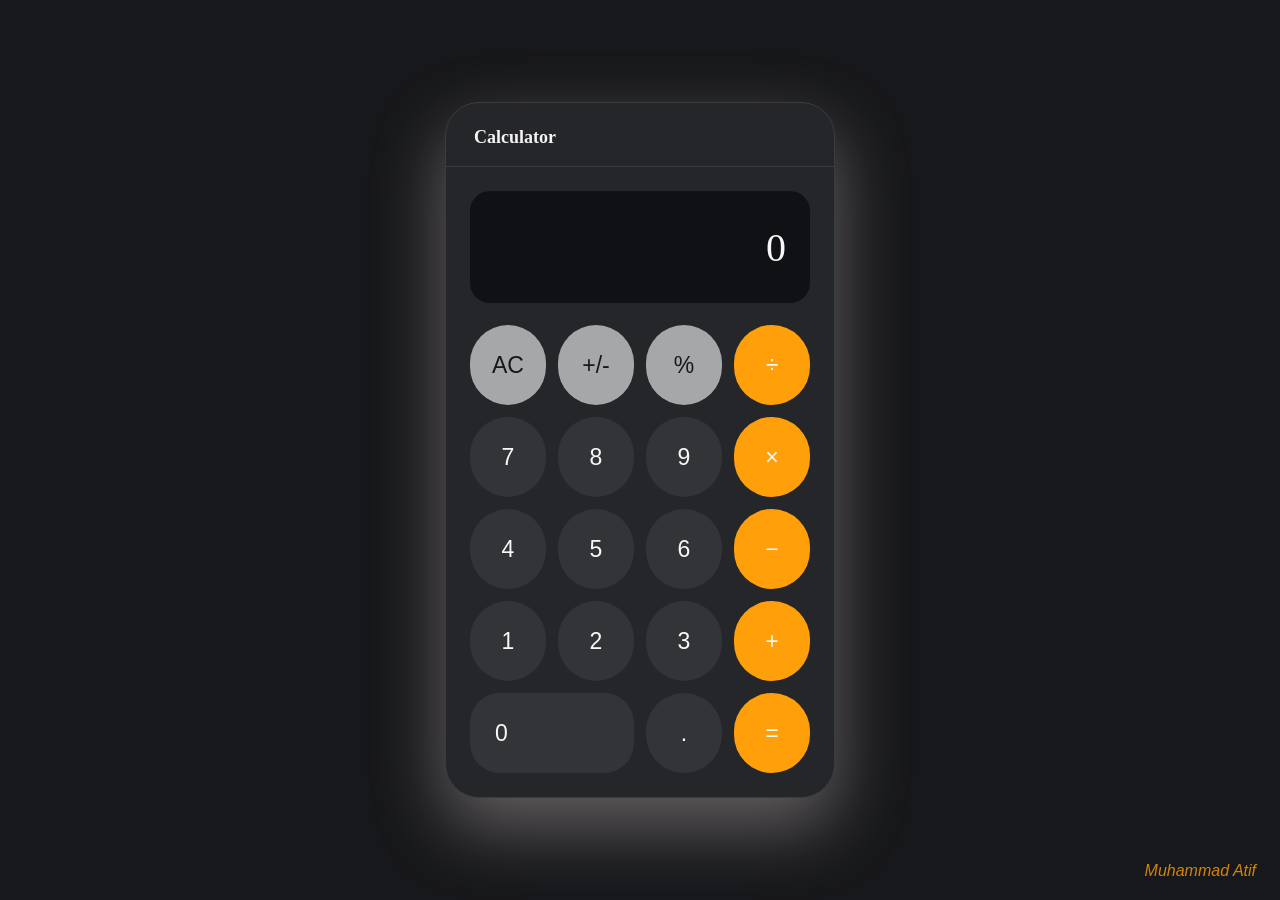
<file: index.html>
<!DOCTYPE html>
<html lang="en">
<head>
    <meta charset="UTF-8">
    <title>Calculator</title>
    <link rel="stylesheet" href="style.css">
</head>
<body>

<main class="calculator">
    <header class="calculator-header">
        <h1>Calculator</h1>
    </header>

    <section class="calculator-body">
        <div class="display">0</div>

        <div class="buttons">
            <button class="function-key" type="button">AC</button>
            <button class="function-key" type="button">+/-</button>
            <button class="function-key" type="button">%</button>
            <button class="operator-key" type="button">÷</button>

            <button type="button">7</button>
            <button type="button">8</button>
            <button type="button">9</button>
            <button class="operator-key" type="button">×</button>

            <button type="button">4</button>
            <button type="button">5</button>
            <button type="button">6</button>
            <button class="operator-key" type="button">−</button>

            <button type="button">1</button>
            <button type="button">2</button>
            <button type="button">3</button>
            <button class="operator-key" type="button">+</button>

            <button class="zero-key" type="button">0</button>
            <button type="button">.</button>
            <button class="operator-key" type="button">=</button>
        </div>
    </section>
</main>

<div class="signature">Muhammad Atif</div>

</body>
</html>
</file>
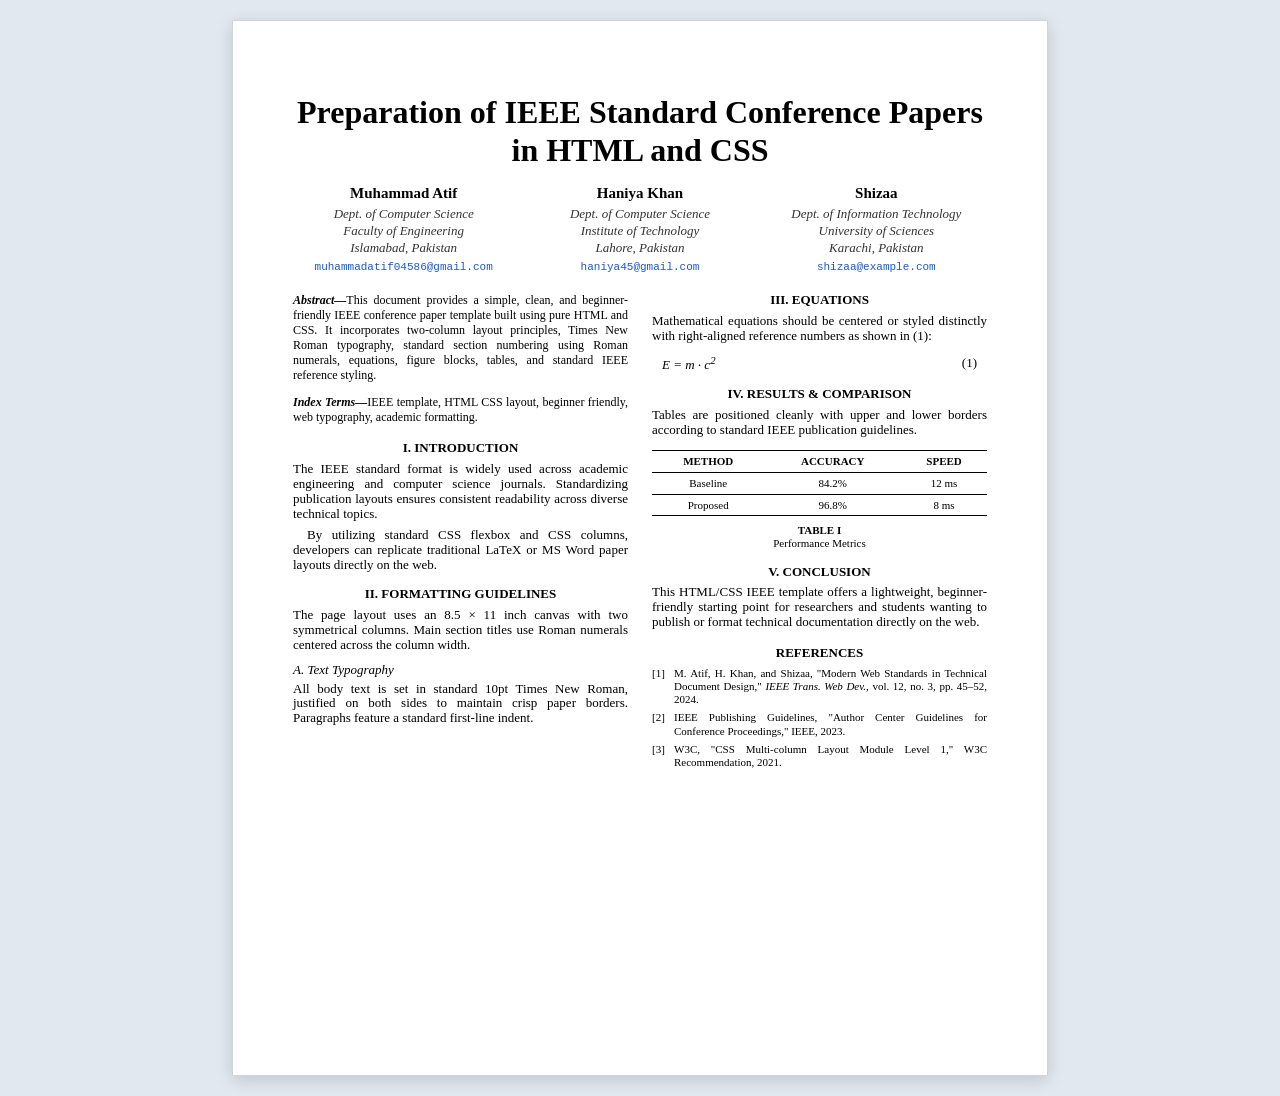
<file: IEEE Template/index.html>
<!DOCTYPE html>
<html lang="en">
<head>
  <meta charset="UTF-8">
  <meta name="viewport" content="width=device-width, initial-scale=1.0">
  <title>IEEE Format Paper - Muhammad Atif, Haniya Khan, Shizaa</title>
  <link rel="stylesheet" href="style.css">
</head>
<body>

  <div class="paper">

    <header class="paper-header">
      <h1 class="paper-title">Preparation of IEEE Standard Conference Papers in HTML and CSS</h1>
      
      <div class="authors-grid">
        
        <div class="author-card">
          <div class="author-name">Muhammad Atif</div>
          <div class="author-affiliation">
            Dept. of Computer Science<br>
            Faculty of Engineering<br>
            Islamabad, Pakistan
          </div>
          <div class="author-email">muhammadatif04586@gmail.com</div>
        </div>

        <div class="author-card">
          <div class="author-name">Haniya Khan</div>
          <div class="author-affiliation">
            Dept. of Computer Science<br>
            Institute of Technology<br>
            Lahore, Pakistan
          </div>
          <div class="author-email">haniya45@gmail.com</div>
        </div>

        <div class="author-card">
          <div class="author-name">Shizaa</div>
          <div class="author-affiliation">
            Dept. of Information Technology<br>
            University of Sciences<br>
            Karachi, Pakistan
          </div>
          <div class="author-email">shizaa@example.com</div>
        </div>

      </div>
    </header>

    <main class="paper-body">

      <div class="abstract-box">
        <span class="abstract-title">Abstract—</span>This document provides a simple, clean, and beginner-friendly IEEE conference paper template built using pure HTML and CSS. It incorporates two-column layout principles, Times New Roman typography, standard section numbering using Roman numerals, equations, figure blocks, tables, and standard IEEE reference styling.
      </div>

      <div class="keywords-box">
        <span class="keywords-title">Index Terms—</span>IEEE template, HTML CSS layout, beginner friendly, web typography, academic formatting.
      </div>

      <h2 class="section-heading">I. Introduction</h2>
      <p>
        The IEEE standard format is widely used across academic engineering and computer science journals. Standardizing publication layouts ensures consistent readability across diverse technical topics.
      </p>
      <p>
        By utilizing standard CSS flexbox and CSS columns, developers can replicate traditional LaTeX or MS Word paper layouts directly on the web.
      </p>

      <h2 class="section-heading">II. Formatting Guidelines</h2>
      <p>
        The page layout uses an 8.5 × 11 inch canvas with two symmetrical columns. Main section titles use Roman numerals centered across the column width.
      </p>
      
      <h3 class="subsection-heading">A. Text Typography</h3>
      <p>
        All body text is set in standard 10pt Times New Roman, justified on both sides to maintain crisp paper borders. Paragraphs feature a standard first-line indent.
      </p>

      <h2 class="section-heading">III. Equations</h2>
      <p>
        Mathematical equations should be centered or styled distinctly with right-aligned reference numbers as shown in (1):
      </p>

      <div class="equation">
        <span>E = m · c<sup>2</sup></span>
        <span class="equation-num">(1)</span>
      </div>

      <h2 class="section-heading">IV. Results & Comparison</h2>
      <p>
        Tables are positioned cleanly with upper and lower borders according to standard IEEE publication guidelines.
      </p>

      <div class="table-box">
        <table class="ieee-table">
          <thead>
            <tr>
              <th>Method</th>
              <th>Accuracy</th>
              <th>Speed</th>
            </tr>
          </thead>
          <tbody>
            <tr>
              <td>Baseline</td>
              <td>84.2%</td>
              <td>12 ms</td>
            </tr>
            <tr>
              <td>Proposed</td>
              <td>96.8%</td>
              <td>8 ms</td>
            </tr>
          </tbody>
        </table>
        <div class="caption" style="text-align: center; margin-top: 4px;">
          <span class="caption-title">TABLE I</span><br>Performance Metrics
        </div>
      </div>

      <h2 class="section-heading">V. Conclusion</h2>
      <p>
        This HTML/CSS IEEE template offers a lightweight, beginner-friendly starting point for researchers and students wanting to publish or format technical documentation directly on the web.
      </p>

      <div class="references">
        <h2 class="section-heading">References</h2>

        <div class="ref-item">
          <span class="ref-num">[1]</span>
          <span>M. Atif, H. Khan, and Shizaa, "Modern Web Standards in Technical Document Design," <i>IEEE Trans. Web Dev.</i>, vol. 12, no. 3, pp. 45–52, 2024.</span>
        </div>

        <div class="ref-item">
          <span class="ref-num">[2]</span>
          <span>IEEE Publishing Guidelines, "Author Center Guidelines for Conference Proceedings," IEEE, 2023.</span>
        </div>

        <div class="ref-item">
          <span class="ref-num">[3]</span>
          <span>W3C, "CSS Multi-column Layout Module Level 1," W3C Recommendation, 2021.</span>
        </div>
      </div>

    </main>

  </div>

</body>
</html>
</file>
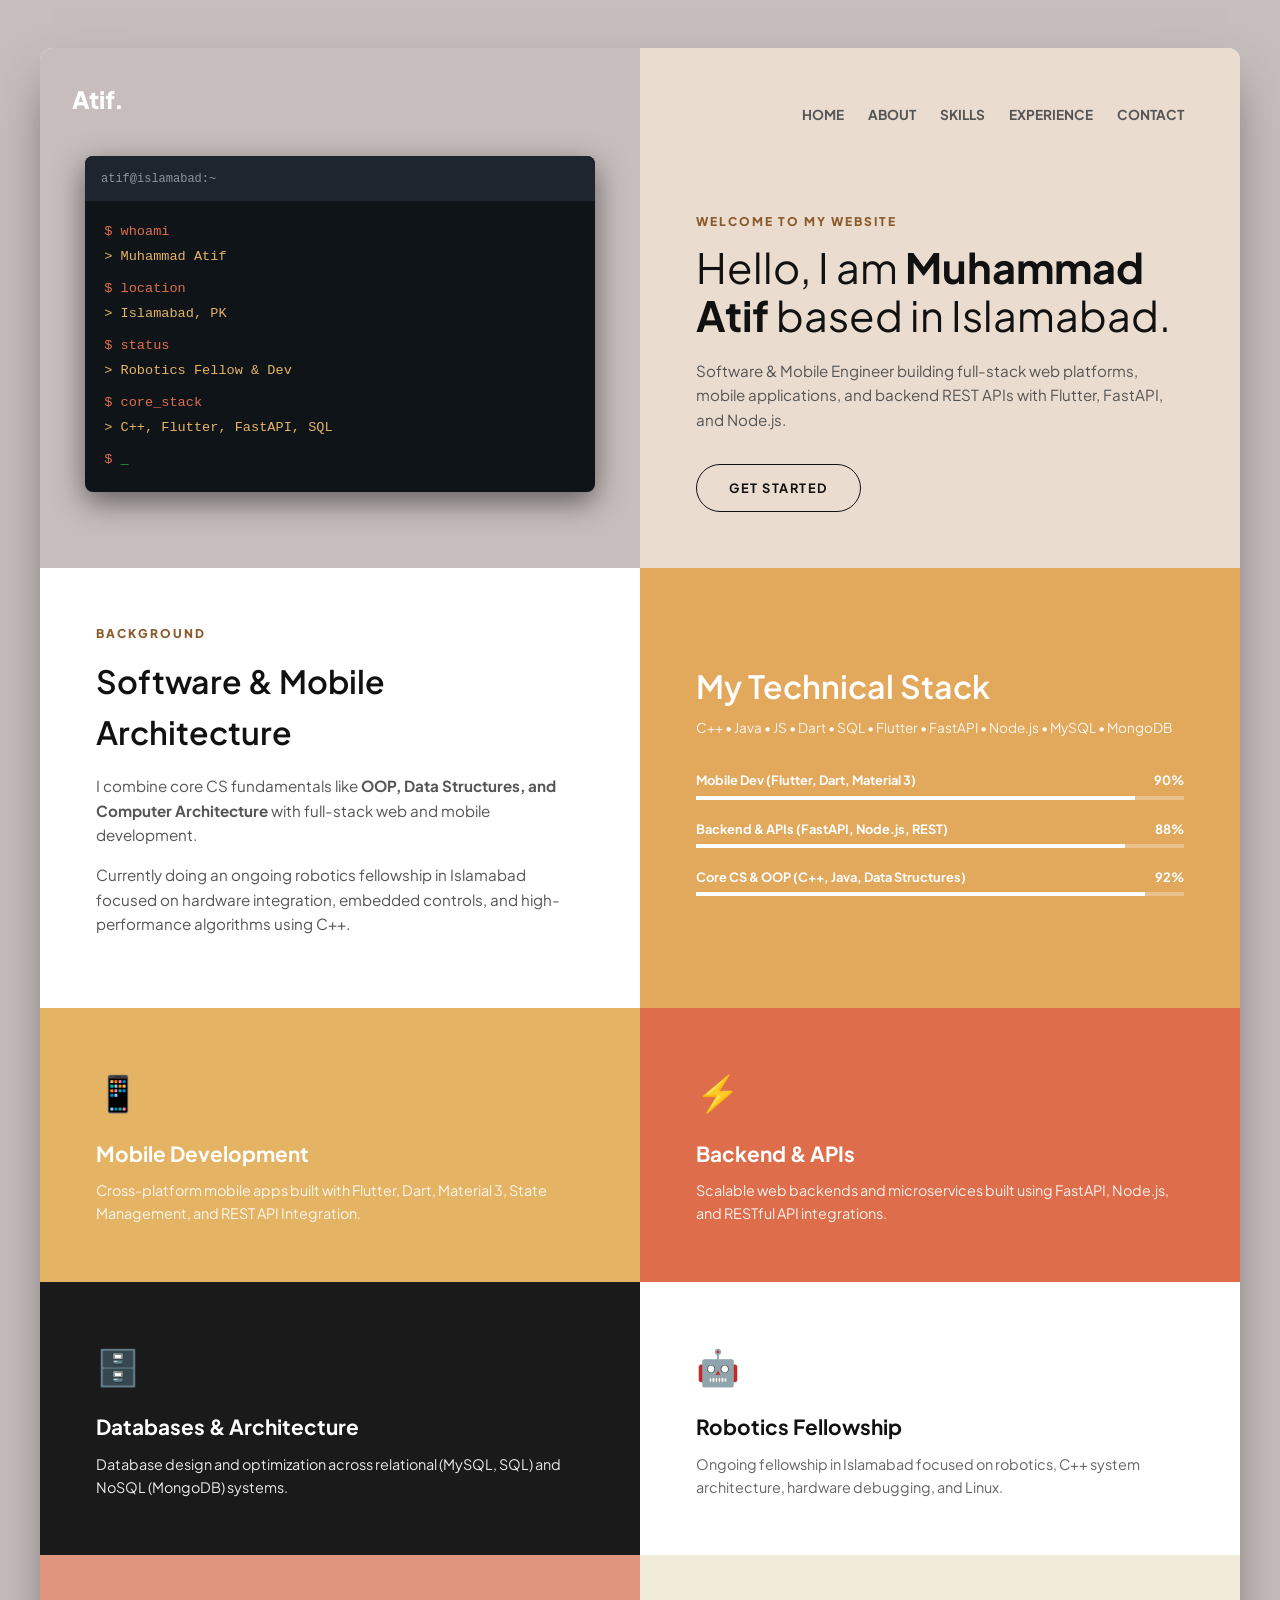
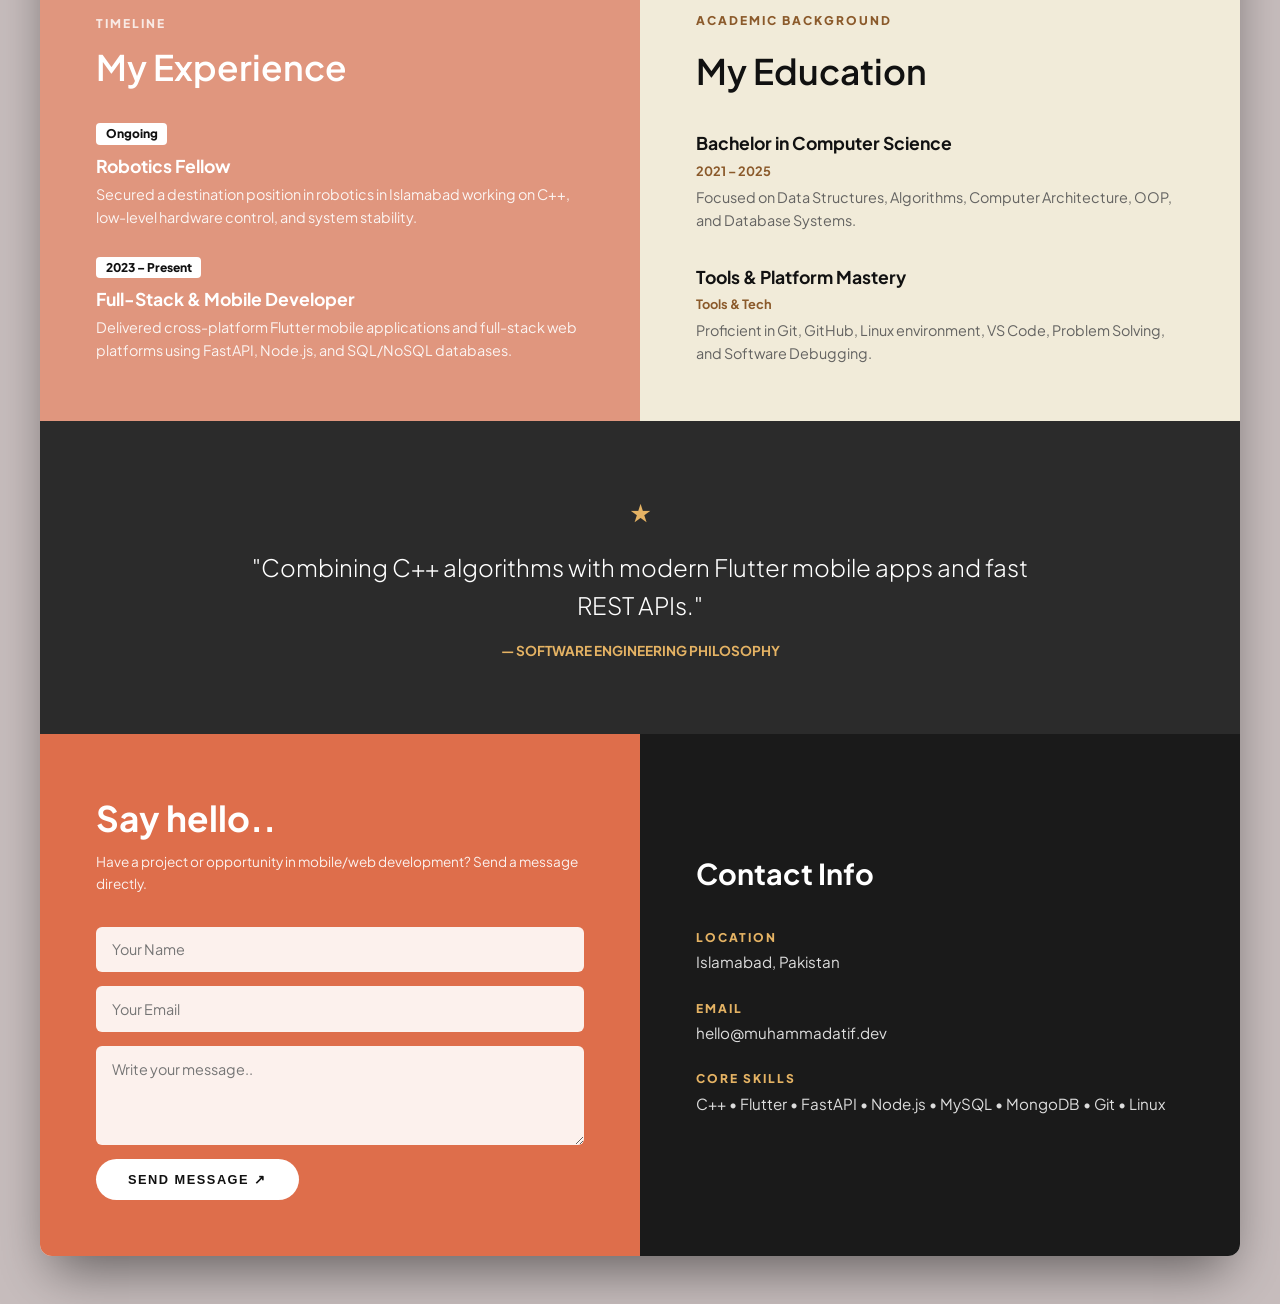
<file: Portfolio/index.html>
<!DOCTYPE html>
<html lang="en">
<head>
    <meta charset="UTF-8">
    <meta name="viewport" content="width=device-width, initial-scale=1.0">
    <title>Muhammad Atif — Software & Mobile Engineer</title>
    <link rel="stylesheet" href="style.css">
    <link href="https://fonts.googleapis.com/css2?family=Plus+Jakarta+Sans:wght@300;400;500;600;700;800&display=swap" rel="stylesheet">
</head>
<body>

    <div class="wrapper">

        <section class="row">
            <div class="col img_box">
                <div class="logo">Atif.</div>
                <div class="terminal_box">
                    <div class="terminal_header">
                        <span class="terminal_title">atif@islamabad:~</span>
                    </div>
                    <div class="terminal_body">
                        <p>$ whoami</p>
                        <p class="response">> Muhammad Atif</p>
                        <p>$ location</p>
                        <p class="response">> Islamabad, PK</p>
                        <p>$ status</p>
                        <p class="response">> Robotics Fellow & Dev</p>
                        <p>$ core_stack</p>
                        <p class="response">> C++, Flutter, FastAPI, SQL</p>
                        <p>$ <span class="cursor">_</span></p>
                    </div>
                </div>
            </div>

            <div class="col hero_text" id="home">
                <nav class="navbar">
                    <a href="#home">Home</a>
                    <a href="#about">About</a>
                    <a href="#skills">Skills</a>
                    <a href="#experience">Experience</a>
                    <a href="#contact">Contact</a>
                </nav>

                <div class="hero_main">
                    <span class="tag">WELCOME TO MY WEBSITE</span>
                    <h1>Hello, I am <span>Muhammad Atif</span> based in Islamabad.</h1>
                    <p>Software & Mobile Engineer building full-stack web platforms, mobile applications, and backend REST APIs with Flutter, FastAPI, and Node.js.</p>
                    <a href="#contact" class="btn">GET STARTED</a>
                </div>
            </div>
        </section>

        <section class="row">
            <div class="col about_box" id="about">
                <span class="tag">BACKGROUND</span>
                <h2>Software & Mobile Architecture</h2>
                <p>I combine core CS fundamentals like <strong>OOP, Data Structures, and Computer Architecture</strong> with full-stack web and mobile development.</p>
                <p>Currently doing an ongoing robotics fellowship in Islamabad focused on hardware integration, embedded controls, and high-performance algorithms using C++.</p>
            </div>

            <div class="col skill_box" id="skills">
                <h2>My Technical Stack</h2>
                <p class="sub_text">C++ • Java • JS • Dart • SQL • Flutter • FastAPI • Node.js • MySQL • MongoDB</p>

                <div class="bar_item">
                    <div class="bar_labels"><span>Mobile Dev (Flutter, Dart, Material 3)</span><span>90%</span></div>
                    <div class="bar_track"><div class="bar_fill" style="width: 90%;"></div></div>
                </div>

                <div class="bar_item">
                    <div class="bar_labels"><span>Backend & APIs (FastAPI, Node.js, REST)</span><span>88%</span></div>
                    <div class="bar_track"><div class="bar_fill" style="width: 88%;"></div></div>
                </div>

                <div class="bar_item">
                    <div class="bar_labels"><span>Core CS & OOP (C++, Java, Data Structures)</span><span>92%</span></div>
                    <div class="bar_track"><div class="bar_fill" style="width: 92%;"></div></div>
                </div>
            </div>
        </section>

        <section class="row">
            <div class="col card box1">
                <div class="icon">📱</div>
                <h3>Mobile Development</h3>
                <p>Cross-platform mobile apps built with Flutter, Dart, Material 3, State Management, and REST API Integration.</p>
            </div>

            <div class="col card box2">
                <div class="icon">⚡</div>
                <h3>Backend & APIs</h3>
                <p>Scalable web backends and microservices built using FastAPI, Node.js, and RESTful API integrations.</p>
            </div>
        </section>

        <section class="row">
            <div class="col card box3">
                <div class="icon">🗄️</div>
                <h3>Databases & Architecture</h3>
                <p>Database design and optimization across relational (MySQL, SQL) and NoSQL (MongoDB) systems.</p>
            </div>

            <div class="col card box4">
                <div class="icon">🤖</div>
                <h3>Robotics Fellowship</h3>
                <p>Ongoing fellowship in Islamabad focused on robotics, C++ system architecture, hardware debugging, and Linux.</p>
            </div>
        </section>

        <section class="row" id="experience">
            <div class="col exp_box">
                <span class="tag_light">TIMELINE</span>
                <h2>My Experience</h2>
                
                <div class="timeline">
                    <div class="item">
                        <span class="year">Ongoing</span>
                        <h4>Robotics Fellow</h4>
                        <p>Secured a destination position in robotics in Islamabad working on C++, low-level hardware control, and system stability.</p>
                    </div>
                    <div class="item">
                        <span class="year">2023 – Present</span>
                        <h4>Full-Stack & Mobile Developer</h4>
                        <p>Delivered cross-platform Flutter mobile applications and full-stack web platforms using FastAPI, Node.js, and SQL/NoSQL databases.</p>
                    </div>
                </div>
            </div>

            <div class="col edu_box">
                <span class="tag">ACADEMIC BACKGROUND</span>
                <h2>My Education</h2>

                <div class="timeline">
                    <div class="item">
                        <h4>Bachelor in Computer Science</h4>
                        <span class="date">2021 – 2025</span>
                        <p>Focused on Data Structures, Algorithms, Computer Architecture, OOP, and Database Systems.</p>
                    </div>

                    <div class="item">
                        <h4>Tools & Platform Mastery</h4>
                        <span class="date">Tools & Tech</span>
                        <p>Proficient in Git, GitHub, Linux environment, VS Code, Problem Solving, and Software Debugging.</p>
                    </div>
                </div>
            </div>
        </section>

        <section class="quote_box">
            <div class="star">★</div>
            <blockquote>
                "Combining C++ algorithms with modern Flutter mobile apps and fast REST APIs."
            </blockquote>
            <p class="author">— Software Engineering Philosophy</p>
        </section>

        <section class="row" id="contact">
            <div class="col form_box">
                <h2>Say hello..</h2>
                <p class="sub_text">Have a project or opportunity in mobile/web development? Send a message directly.</p>

                <form class="contact_form" action="#" method="POST">
                    <input type="text" placeholder="Your Name" required>
                    <input type="email" placeholder="Your Email" required>
                    <textarea rows="4" placeholder="Write your message.." required></textarea>
                    <button type="submit" class="btn btn_white">SEND MESSAGE ↗</button>
                </form>
            </div>

            <div class="col info_box">
                <h3>Contact Info</h3>
                <div class="info_item">
                    <span class="label">LOCATION</span>
                    <p>Islamabad, Pakistan</p>
                </div>
                <div class="info_item">
                    <span class="label">EMAIL</span>
                    <p>hello@muhammadatif.dev</p>
                </div>
                <div class="info_item">
                    <span class="label">CORE SKILLS</span>
                    <p>C++ • Flutter • FastAPI • Node.js • MySQL • MongoDB • Git • Linux</p>
                </div>
            </div>
        </section>

    </div>

</body>
</html>
</file>
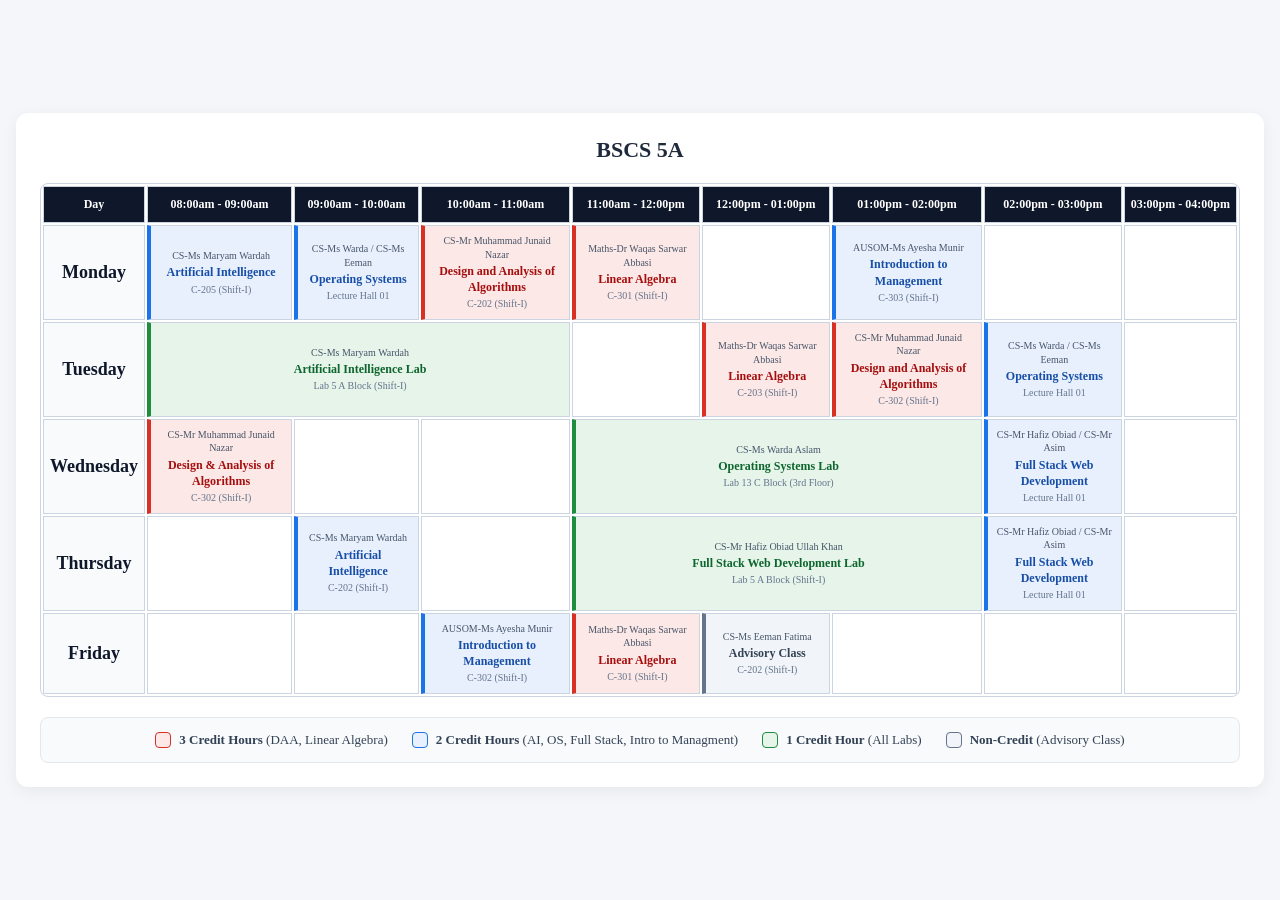
<file: timetable/index.html>
<!DOCTYPE html>
<html lang="en">
<head>
    <meta charset="UTF-8">
    <meta name="viewport" content="width=device-width, initial-scale=1.0">
    <title>Academic Timetable</title>
    <link rel="stylesheet" href="style.css">
</head>
<body>

    <div class="timetable-container">
        <h2>BSCS 5A</h2>
        
        <div class="table-wrapper">
            <table>
                <thead>
                    <tr>
                        <th class="day-col">Day</th>
                        <th>08:00am - 09:00am</th>
                        <th>09:00am - 10:00am</th>
                        <th>10:00am - 11:00am</th>
                        <th>11:00am - 12:00pm</th>
                        <th>12:00pm - 01:00pm</th>
                        <th>01:00pm - 02:00pm</th>
                        <th>02:00pm - 03:00pm</th>
                        <th>03:00pm - 04:00pm</th>
                    </tr>
                </thead>
                <tbody>
                
                    <tr>
                        <td class="day-name">Monday</td>
                        <td class="sub-2ch">
                            <span class="instructor">CS-Ms Maryam Wardah</span>
                            <span class="subject">Artificial Intelligence</span>
                            <span class="room">C-205 (Shift-I)</span>
                        </td>
                        <td class="sub-2ch">
                            <span class="instructor">CS-Ms Warda / CS-Ms Eeman</span>
                            <span class="subject">Operating Systems</span>
                            <span class="room">Lecture Hall 01</span>
                        </td>
                        <td class="sub-3ch">
                            <span class="instructor">CS-Mr Muhammad Junaid Nazar</span>
                            <span class="subject">Design and Analysis of Algorithms</span>
                            <span class="room">C-202 (Shift-I)</span>
                        </td>
                        <td class="sub-3ch">
                            <span class="instructor">Maths-Dr Waqas Sarwar Abbasi</span>
                            <span class="subject">Linear Algebra</span>
                            <span class="room">C-301 (Shift-I)</span>
                        </td>
                        <td class="empty"></td>
                        <td class="sub-2ch">
                            <span class="instructor">AUSOM-Ms Ayesha Munir</span>
                            <span class="subject">Introduction to Management</span>
                            <span class="room">C-303 (Shift-I)</span>
                        </td>
                        <td class="empty"></td>
                        <td class="empty"></td>
                    </tr>

                    
                    <tr>
                        <td class="day-name">Tuesday</td>
                        <td colspan="3" class="sub-1ch">
                            <span class="instructor">CS-Ms Maryam Wardah</span>
                            <span class="subject">Artificial Intelligence Lab</span>
                            <span class="room">Lab 5 A Block (Shift-I)</span>
                        </td>
                        <td class="empty"></td>
                        <td class="sub-3ch">
                            <span class="instructor">Maths-Dr Waqas Sarwar Abbasi</span>
                            <span class="subject">Linear Algebra</span>
                            <span class="room">C-203 (Shift-I)</span>
                        </td>
                        <td class="sub-3ch">
                            <span class="instructor">CS-Mr Muhammad Junaid Nazar</span>
                            <span class="subject">Design and Analysis of Algorithms</span>
                            <span class="room">C-302 (Shift-I)</span>
                        </td>
                        <td class="sub-2ch">
                            <span class="instructor">CS-Ms Warda / CS-Ms Eeman</span>
                            <span class="subject">Operating Systems</span>
                            <span class="room">Lecture Hall 01</span>
                        </td>
                        <td class="empty"></td>
                    </tr>

                
                    <tr>
                        <td class="day-name">Wednesday</td>
                        <td class="sub-3ch">
                            <span class="instructor">CS-Mr Muhammad Junaid Nazar</span>
                            <span class="subject">Design & Analysis of Algorithms</span>
                            <span class="room">C-302 (Shift-I)</span>
                        </td>
                        <td class="empty"></td>
                        <td class="empty"></td>
                        <td colspan="3" class="sub-1ch">
                            <span class="instructor">CS-Ms Warda Aslam</span>
                            <span class="subject">Operating Systems Lab</span>
                            <span class="room">Lab 13 C Block (3rd Floor)</span>
                        </td>
                        <td class="sub-2ch">
                            <span class="instructor">CS-Mr Hafiz Obiad / CS-Mr Asim</span>
                            <span class="subject">Full Stack Web Development</span>
                            <span class="room">Lecture Hall 01</span>
                        </td>
                        <td class="empty"></td>
                    </tr>

        
                    <tr>
                        <td class="day-name">Thursday</td>
                        <td class="empty"></td>
                        <td class="sub-2ch">
                            <span class="instructor">CS-Ms Maryam Wardah</span>
                            <span class="subject">Artificial Intelligence</span>
                            <span class="room">C-202 (Shift-I)</span>
                        </td>
                        <td class="empty"></td>
                        <td colspan="3" class="sub-1ch">
                            <span class="instructor">CS-Mr Hafiz Obiad Ullah Khan</span>
                            <span class="subject">Full Stack Web Development Lab</span>
                            <span class="room">Lab 5 A Block (Shift-I)</span>
                        </td>
                        <td class="sub-2ch">
                            <span class="instructor">CS-Mr Hafiz Obiad / CS-Mr Asim</span>
                            <span class="subject">Full Stack Web Development</span>
                            <span class="room">Lecture Hall 01</span>
                        </td>
                        <td class="empty"></td>
                    </tr>

                    
                    <tr>
                        <td class="day-name">Friday</td>
                        <td class="empty"></td>
                        <td class="empty"></td>
                        <td class="sub-2ch">
                            <span class="instructor">AUSOM-Ms Ayesha Munir</span>
                            <span class="subject">Introduction to Management</span>
                            <span class="room">C-302 (Shift-I)</span>
                        </td>
                        <td class="sub-3ch">
                            <span class="instructor">Maths-Dr Waqas Sarwar Abbasi</span>
                            <span class="subject">Linear Algebra</span>
                            <span class="room">C-301 (Shift-I)</span>
                        </td>
                        <td class="sub-advisory">
                            <span class="instructor">CS-Ms Eeman Fatima</span>
                            <span class="subject">Advisory Class</span>
                            <span class="room">C-202 (Shift-I)</span>
                        </td>
                        <td class="empty"></td>
                        <td class="empty"></td>
                        <td class="empty"></td>
                    </tr>
                </tbody>
            </table>
        </div>

    
        <div class="legend-container">
            <div class="legend-item">
                <span class="color-box box-3ch"></span>
                <span><strong>3 Credit Hours</strong> (DAA, Linear Algebra)</span>
            </div>
            <div class="legend-item">
                <span class="color-box box-2ch"></span>
                <span><strong>2 Credit Hours</strong> (AI, OS, Full Stack, Intro to Managment)</span>
            </div>
            <div class="legend-item">
                <span class="color-box box-1ch"></span>
                <span><strong>1 Credit Hour</strong> (All Labs)</span>
            </div>
            <div class="legend-item">
                <span class="color-box box-advisory"></span>
                <span><strong>Non-Credit</strong> (Advisory Class)</span>
            </div>
        </div>
    </div>

</body>
</html>
</file>
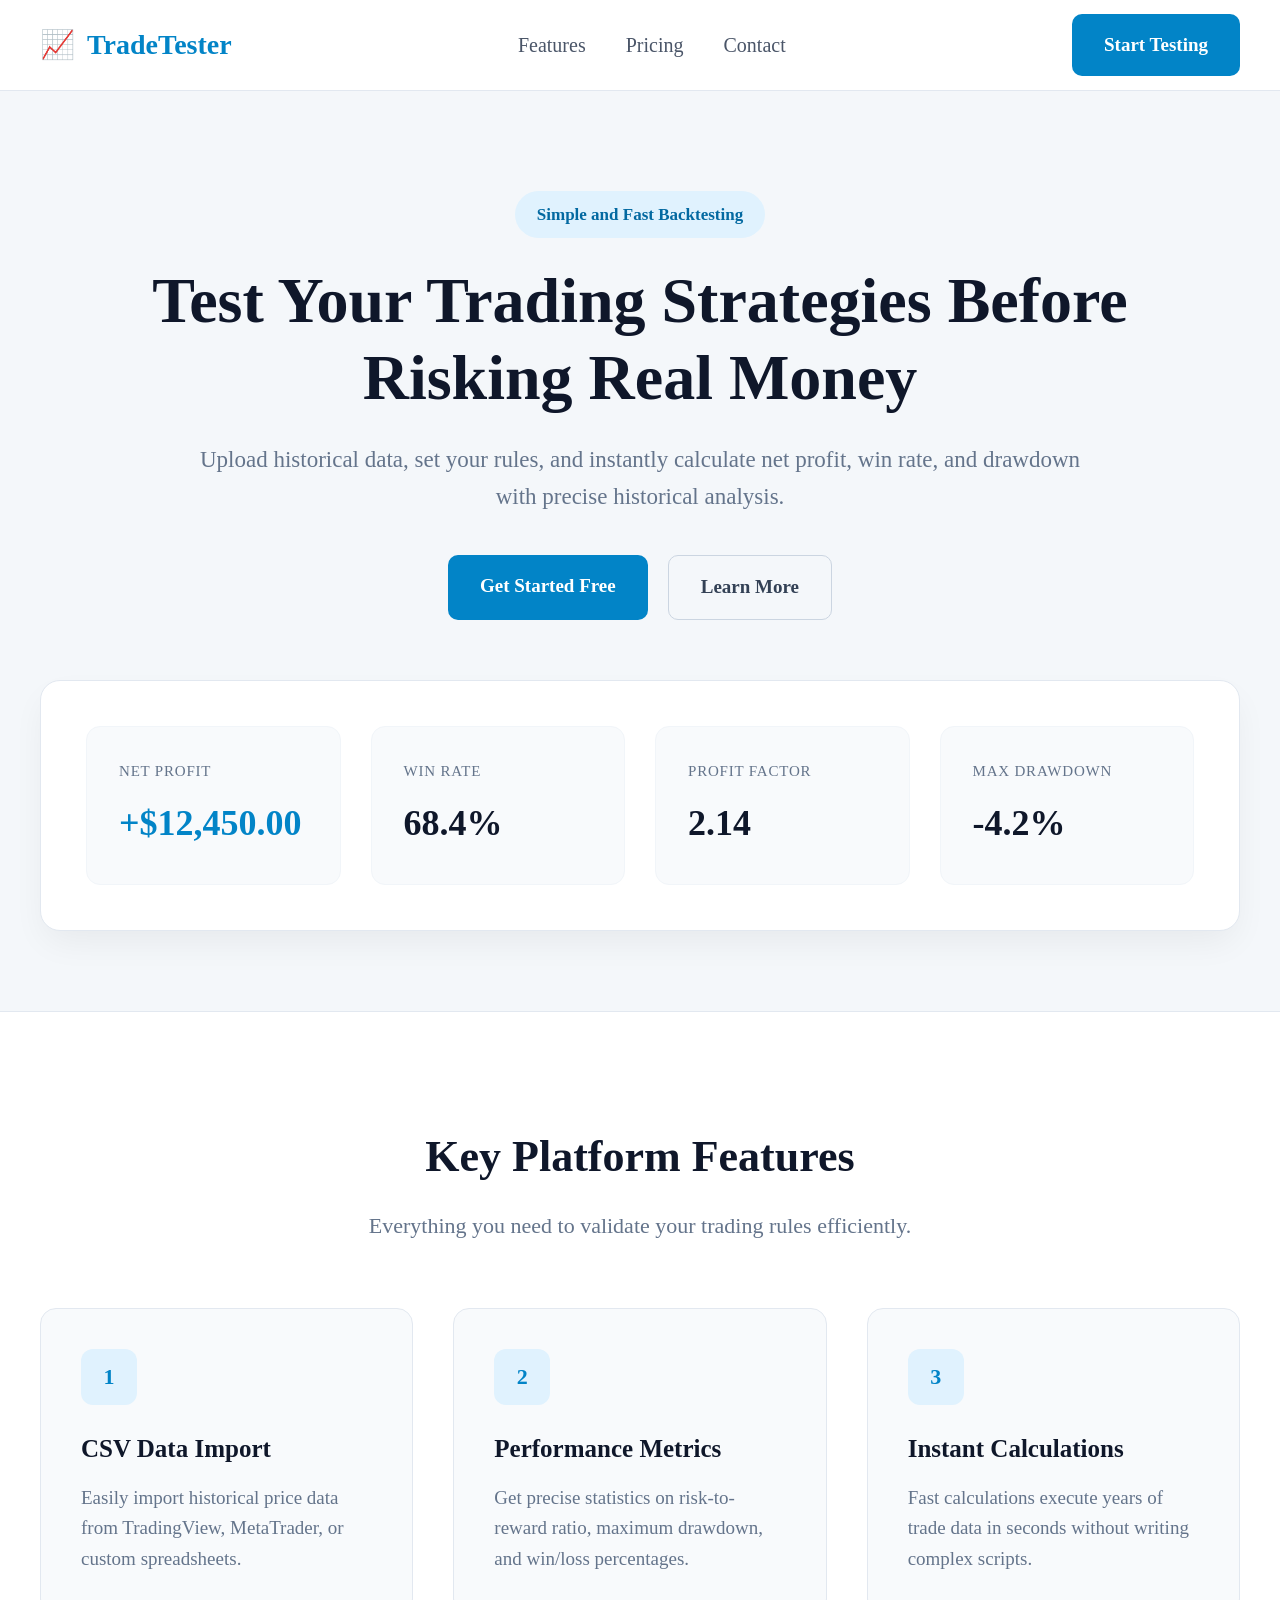
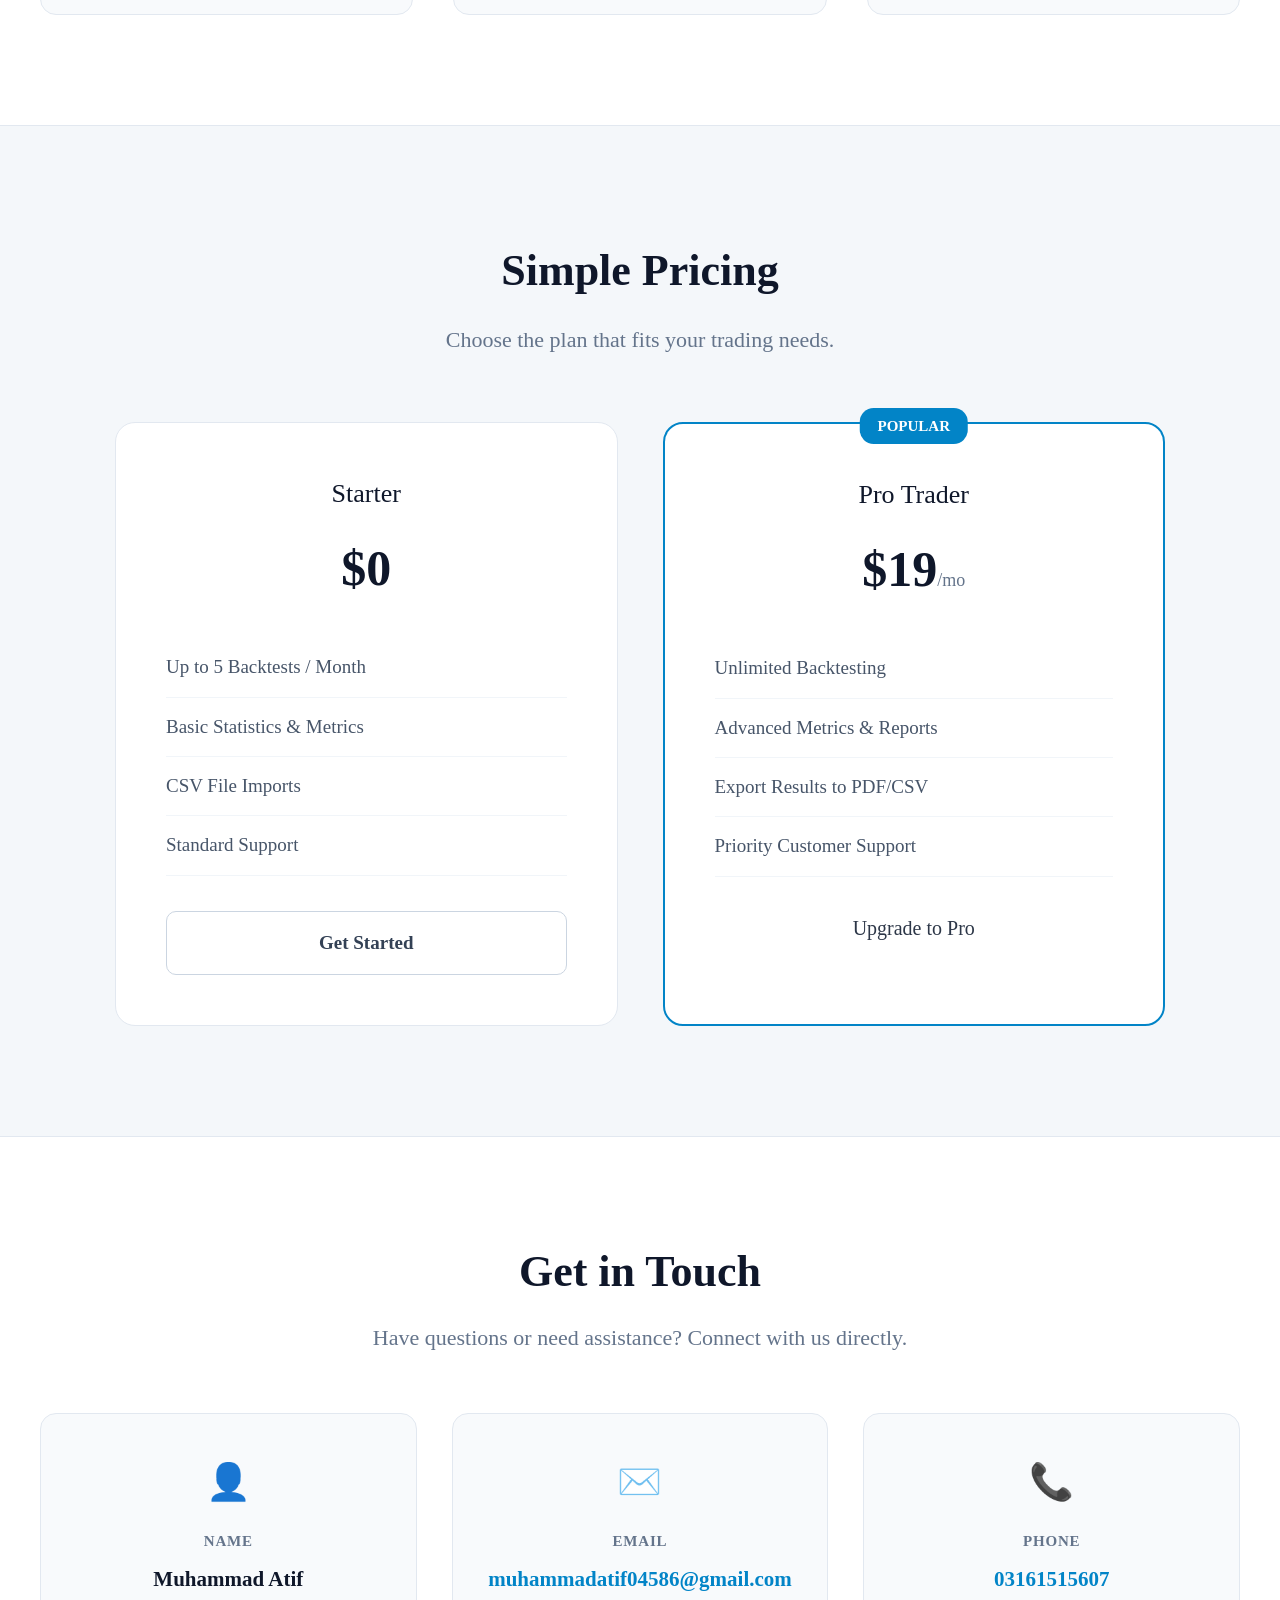
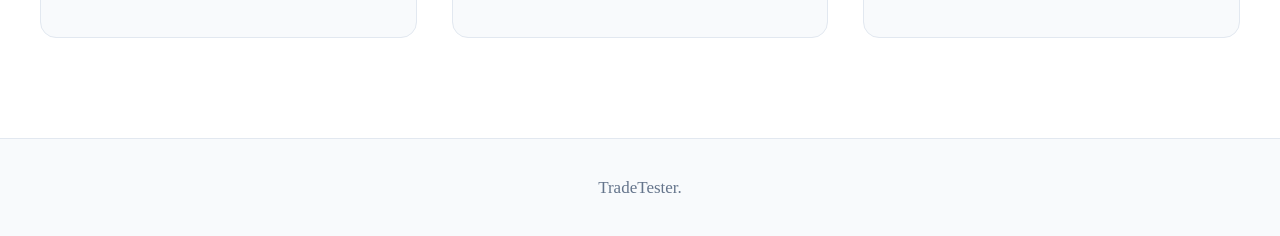
<file: TradeTester/index.html>
<!DOCTYPE html>
<html lang="en">
<head>
  <meta charset="UTF-8">
  <meta name="viewport" content="width=device-width, initial-scale=1.0">
  <title>TradeTester </title>
  <link rel="stylesheet" href="style.css">
</head>
<body>


  <header>
    <div class="container">
      <nav>
        <div class="logo">
          <span>📈</span> TradeTester
        </div>
        <ul class="nav-links">
          <li><a href="#features">Features</a></li>
          <li><a href="#pricing">Pricing</a></li>
          <li><a href="#contact">Contact</a></li>
        </ul>
        <a href="#pricing" class="btn btn-primary">Start Testing</a>
      </nav>
    </div>
  </header>

  <section class="hero">
    <div class="container">
      <span class="badge">Simple and Fast Backtesting</span>
      <h1>Test Your Trading Strategies Before Risking Real Money</h1>
      <p>Upload historical data, set your rules, and instantly calculate net profit, win rate, and drawdown with precise historical analysis.</p>
      
      <div class="hero-buttons">
        <a href="#pricing" class="btn btn-primary">Get Started Free</a>
        <a href="#features" class="btn btn-outline">Learn More</a>
      </div>

    
      <div class="dashboard-preview">
        <div class="stats-grid">
          <div class="stat-card">
            <div class="stat-title">Net Profit</div>
            <div class="stat-value blue">+$12,450.00</div>
          </div>
          <div class="stat-card">
            <div class="stat-title">Win Rate</div>
            <div class="stat-value">68.4%</div>
          </div>
          <div class="stat-card">
            <div class="stat-title">Profit Factor</div>
            <div class="stat-value">2.14</div>
          </div>
          <div class="stat-card">
            <div class="stat-title">Max Drawdown</div>
            <div class="stat-value">-4.2%</div>
          </div>
        </div>
      </div>
    </div>
  </section>


  <section class="features" id="features">
    <div class="container">
      <div class="section-title">
        <h2>Key Platform Features</h2>
        <p>Everything you need to validate your trading rules efficiently.</p>
      </div>

      <div class="features-grid">
        <div class="feature-card">
          <div class="feature-icon">1</div>
          <h3>CSV Data Import</h3>
          <p>Easily import historical price data from TradingView, MetaTrader, or custom spreadsheets.</p>
        </div>
        <div class="feature-card">
          <div class="feature-icon">2</div>
          <h3>Performance Metrics</h3>
          <p>Get precise statistics on risk-to-reward ratio, maximum drawdown, and win/loss percentages.</p>
        </div>
        <div class="feature-card">
          <div class="feature-icon">3</div>
          <h3>Instant Calculations</h3>
          <p>Fast calculations execute years of trade data in seconds without writing complex scripts.</p>
        </div>
      </div>
    </div>
  </section>


  <section class="pricing" id="pricing">
    <div class="container">
      <div class="section-title">
        <h2>Simple Pricing</h2>
        <p>Choose the plan that fits your trading needs.</p>
      </div>

      <div class="pricing-grid">

        <div class="price-card">
          <div class="price-title">Starter</div>
          <div class="price-amount">$0</div>
          <ul class="price-features">
            <li>Up to 5 Backtests / Month</li>
            <li>Basic Statistics & Metrics</li>
            <li>CSV File Imports</li>
            <li>Standard Support</li>
          </ul>
          <a href="#" class="btn btn-outline full-width">Get Started</a>
        </div>


        <div class="price-card featured">
          <span class="featured-badge">POPULAR</span>
          <div class="price-title">Pro Trader</div>
          <div class="price-amount">$19<span class="per-month">/mo</span></div>
          <ul class="price-features">
            <li>Unlimited Backtesting</li>
            <li>Advanced Metrics & Reports</li>
            <li>Export Results to PDF/CSV</li>
            <li>Priority Customer Support</li>
          </ul
          <a href="#" class="btn btn-primary full-width">Upgrade to Pro</a>
        </div>
      </div>
    </div>
  </section>


  <section class="contact-section" id="contact">
    <div class="container">
      <div class="contact-header">
        <h2>Get in Touch</h2>
        <p>Have questions or need assistance? Connect with us directly.</p>
      </div>

      <div class="contact-grid">
        <div class="contact-card">
          <div class="contact-icon">👤</div>
          <div class="contact-label">Name</div>
          <div class="contact-value">Muhammad Atif</div>
        </div>

        <div class="contact-card">
          <div class="contact-icon">✉️</div>
          <div class="contact-label">Email</div>
          <div class="contact-value"><a href="mailto:muhammadatif04586@gmail.com">muhammadatif04586@gmail.com</a></div>
        </div>

        <div class="contact-card">
          <div class="contact-icon">📞</div>
          <div class="contact-label">Phone</div>
          <div class="contact-value"><a href="tel:04343423">03161515607</a></div>
        </div>
      </div>
    </div>
  </section>


  <footer>
    <div class="container">
      <p> TradeTester. </p>
    </div>
  </footer>

</body>
</html>
</file>
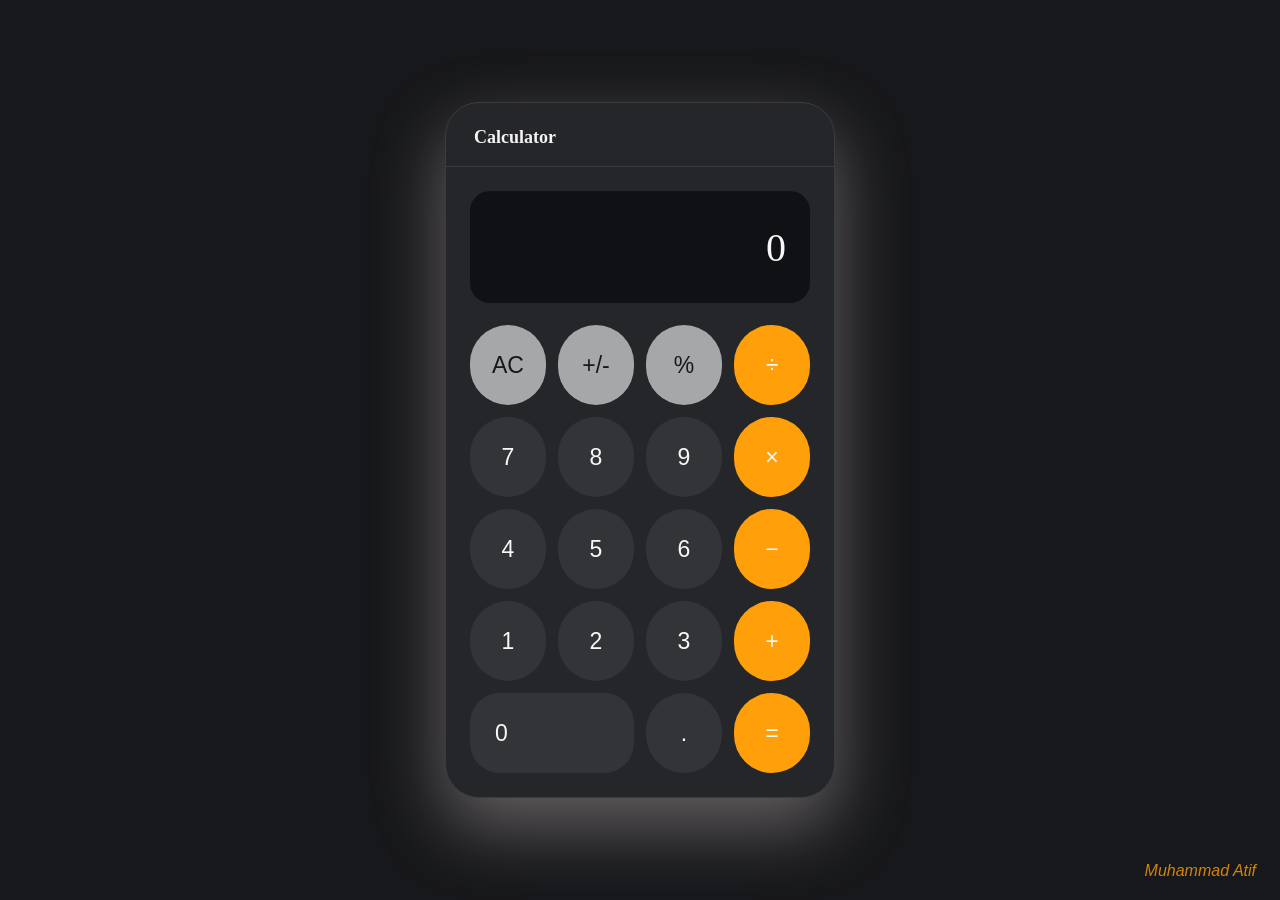
<file: 241929.html>
<!DOCTYPE html>
<html lang="en">
<head>
    <meta charset="UTF-8">
    <title>Calculator</title>
    <link rel="stylesheet" href="style.css">
</head>
<body>

<main class="calculator">
    <header class="calculator-header">
        <h1>Calculator</h1>
    </header>

    <section class="calculator-body">
        <output class="display">0</output>

        <div class="buttons">
            <button class="function-key" type="button">AC</button>
            <button class="function-key" type="button">+/-</button>
            <button class="function-key" type="button">%</button>
            <button class="operator-key" type="button">÷</button>

            <button type="button">7</button>
            <button type="button">8</button>
            <button type="button">9</button>
            <button class="operator-key" type="button">×</button>

            <button type="button">4</button>
            <button type="button">5</button>
            <button type="button">6</button>
            <button class="operator-key" type="button">−</button>

            <button type="button">1</button>
            <button type="button">2</button>
            <button type="button">3</button>
            <button class="operator-key" type="button">+</button>

            <button class="zero-key" type="button">0</button>
            <button type="button">.</button>
            <button class="operator-key" type="button">=</button>
        </div>
    </section>
</main>

<div class="signature">Muhammad Atif</div>

</body>
</html>
</file>
<file: style.css>
* {
    box-sizing: border-box;
}

body {
    position: relative;
    min-height: 100vh;
    margin: 0;
    display: flex;
    justify-content: center;
    align-items: center;
    padding: 24px;
    background-color: #17181b;
}

.calculator {
    width: 390px;
    overflow: hidden;
    background: #25262a;
    border: 1px solid #3b3c40;
    border-radius: 34px;
box-shadow: 0 28px 70px rgba(197, 183, 183, 0.45)
}

.calculator-header {
    display: flex;
    align-items: center;
    justify-content: space-between;
    padding: 24px 28px 18px;
    border-bottom: 1px solid #3b3c40;
}

.calculator-header h1 {
    margin: 0;
    color: #f3f3f4;
    font-size: 18px;
    font-weight: 600;
}

.calculator-body {
    padding: 24px;
}

.display {
    display: flex;
    align-items: center;
    justify-content: flex-end;
    width: 100%;
    min-height: 112px;
    padding: 22px 24px;
    color: #f7f7f7;
    background: #101114;
    border-radius: 20px;
    font-size: 40px;
}

.buttons {
    display: grid;
    grid-template-columns: repeat(4, 1fr);
    gap: 12px;
    margin-top: 22px;
}

button {
    min-width: 0;
    height: 80px;
    border: 0;
    border-radius: 50px;
    color: #f7f7f7;
    background: #333438;
    font-size: 23px;
    cursor: pointer;
  
}

button:hover {
    background-color: #3b3c40;
}

.function-key {
    color: #17181b;
    background: #a6a7a9;
}

.operator-key {
    background: #ff9f0a;
}

.zero-key {
    grid-column: span 2;
    border-radius: 30px;
    padding-left: 25px;
    display: flex;
    align-items: center;
}
.signature {
    position: absolute;
    bottom: 20px;
    right: 24px;
    color: #ff9f0a;
    font-family: 'Cursive', cursive, sans-serif;
    font-size: 16px;
    font-style: italic;
    opacity: 0.8;
}
</file>
<file: IEEE Template/style.css>
* {
  box-sizing: border-box;
  margin: 0;
  padding: 0;
}

body {
  font-family: 'Times New Roman', Times, serif;
  background-color: #e2e8f0;
  color: #000;
  line-height: 1.15;
  padding: 20px 0;
}

.paper {
  width: 100%;
  max-width: 816px;
  min-height: 1056px;
  margin: 0 auto;
  background: #ffffff;
  padding: 72px 60px;
  box-shadow: 0 4px 15px rgba(0, 0, 0, 0.15);
  border: 1px solid #cbd5e1;
}

.paper-header {
  text-align: center;
  margin-bottom: 20px;
}

.paper-title {
  font-size: 32px;
  font-weight: bold;
  margin-bottom: 15px;
  line-height: 1.2;
}

.authors-grid {
  display: flex;
  justify-content: space-between;
  gap: 15px;
  margin-bottom: 20px;
}

.author-card {
  flex: 1;
  text-align: center;
  font-size: 13px;
}

.author-name {
  font-size: 15px;
  font-weight: bold;
  margin-bottom: 4px;
}

.author-affiliation {
  font-style: italic;
  color: #333;
  line-height: 1.3;
}

.author-email {
  font-style: normal;
  font-family: monospace, monospace;
  font-size: 11px;
  color: #1a56db;
  margin-top: 4px;
  word-break: break-all;
}

.paper-body {
  column-count: 2;
  column-gap: 24px;
  text-align: justify;
  font-size: 13px;
}

.abstract-box {
  font-size: 12px;
  margin-bottom: 12px;
  line-height: 1.25;
}

.abstract-title, .keywords-title {
  font-weight: bold;
  font-style: italic;
}

.keywords-box {
  font-size: 12px;
  margin-bottom: 16px;
  line-height: 1.25;
}

p {
  text-indent: 14px;
  margin-bottom: 6px;
}

h2 + p, h3 + p {
  text-indent: 0;
}

h2.section-heading {
  font-size: 13px;
  font-weight: bold;
  text-transform: uppercase;
  text-align: center;
  margin-top: 14px;
  margin-bottom: 6px;
  break-after: avoid;
}

h3.subsection-heading {
  font-size: 13px;
  font-style: italic;
  font-weight: normal;
  margin-top: 10px;
  margin-bottom: 4px;
  break-after: avoid;
}

.equation {
  display: flex;
  justify-content: space-between;
  align-items: center;
  margin: 10px 0;
  padding: 0 10px;
  font-style: italic;
}

.equation-num {
  font-style: normal;
}

.figure-box, .table-box {
  margin: 12px 0;
  text-align: center;
  break-inside: avoid;
}

.figure-img {
  width: 100%;
  max-height: 180px;
  object-fit: cover;
  border: 1px solid #cbd5e1;
  margin-bottom: 5px;
}

.caption {
  font-size: 11px;
  text-align: justify;
  line-height: 1.2;
}

.caption-title {
  font-weight: bold;
}

table.ieee-table {
  width: 100%;
  border-collapse: collapse;
  margin: 8px 0;
  font-size: 11px;
}

table.ieee-table th, table.ieee-table td {
  border-top: 1px solid #000;
  border-bottom: 1px solid #000;
  padding: 4px 6px;
  text-align: center;
}

table.ieee-table th {
  font-weight: bold;
  text-transform: uppercase;
}

.references {
  font-size: 11px;
  margin-top: 15px;
  line-height: 1.2;
}

.ref-item {
  display: flex;
  margin-bottom: 5px;
  text-indent: 0;
}

.ref-num {
  min-width: 22px;
}
</file>
<file: Portfolio/style.css>
* {
    margin: 0;
    padding: 0;
    box-sizing: border-box;
}

html {
    scroll-behavior: smooth;
}

body {
    font-family: 'Plus Jakarta Sans', sans-serif;
    background-color: #c7bdbd;
    color: #111111;
    line-height: 1.6;
    padding: 3rem 0;
}

a {
    text-decoration: none;
    color: inherit;
}

.wrapper {
    max-width: 1200px;
    margin: 0 auto;
    background-color: #f6f6f4;
    border-radius: 12px;
    overflow: hidden;
    box-shadow: 0 25px 50px -12px rgba(0, 0, 0, 0.5);
}

.row {
    display: grid;
    grid-template-columns: 1fr 1fr;
    width: 100%;
}

.col {
    padding: 3.5rem;
    display: flex;
    flex-direction: column;
    justify-content: center;
}

.img_box {
    background-color: #c7bdbd;
    padding: 0;
    position: relative;
    min-height: 520px;
    display: flex;
    align-items: center;
    justify-content: center;
}

.logo {
    position: absolute;
    top: 2rem;
    left: 2rem;
    font-weight: 800;
    font-size: 1.5rem;
    z-index: 10;
    color: #ffffff;
}

.terminal_box {
    width: 85%;
    background-color: #0f1419;
    border-radius: 8px;
    box-shadow: 0 10px 30px rgba(0, 0, 0, 0.5);
    font-family: 'Courier New', Courier, monospace;
    overflow: hidden;
    margin-top: 2rem;
}

.terminal_header {
    background-color: #1e252e;
    padding: 0.6rem 1rem;
}

.terminal_title {
    color: #8b949e;
    font-size: 0.75rem;
}

.terminal_body {
    padding: 1.2rem;
    color: #de6e4b;
    font-size: 0.85rem;
    line-height: 1.8;
}

.response {
    color: #e5b364;
    margin-bottom: 0.5rem;
}

.cursor {
    font-weight: bold;
    color: #27c93f;
}

.hero_text {
    background-color: #ebdcd0;
    justify-content: space-between;
}

.navbar {
    display: flex;
    gap: 1.5rem;
    justify-content: flex-end;
    font-size: 0.85rem;
    font-weight: 700;
    text-transform: uppercase;
}

.navbar a {
    color: #555;
    transition: color 0.2s;
}

.navbar a:hover {
    color: #8b5a2b;
}

.hero_main {
    margin-top: 2rem;
}

.tag {
    font-size: 0.75rem;
    font-weight: 800;
    letter-spacing: 2px;
    color: #8b5a2b;
    display: block;
    margin-bottom: 0.8rem;
}

.hero_main h1 {
    font-size: 2.6rem;
    font-weight: 400;
    line-height: 1.15;
    margin-bottom: 1.2rem;
}

.hero_main h1 span {
    font-weight: 700;
}

.hero_main p {
    color: #555;
    font-size: 0.95rem;
    margin-bottom: 2rem;
}

.btn {
    display: inline-block;
    border: 1.5px solid #111;
    padding: 0.8rem 2rem;
    border-radius: 50px;
    font-size: 0.8rem;
    font-weight: 700;
    letter-spacing: 1.5px;
    transition: all 0.25s ease;
    width: fit-content;
}

.btn:hover {
    background-color: #111;
    color: #fff;
}

.about_box {
    background-color: #ffffff;
}

.about_box h2 {
    font-size: 2rem;
    font-weight: 600;
    margin-bottom: 1rem;
}

.about_box p {
    color: #555;
    margin-bottom: 1rem;
    font-size: 0.95rem;
}

.skill_box {
    background-color: #e2a85c;
    color: #ffffff;
}

.skill_box h2 {
    font-size: 2rem;
    font-weight: 600;
    margin-bottom: 0.3rem;
}

.sub_text {
    font-size: 0.85rem;
    opacity: 0.9;
    margin-bottom: 2rem;
}

.bar_item {
    margin-bottom: 1.2rem;
}

.bar_labels {
    display: flex;
    justify-content: space-between;
    font-size: 0.8rem;
    font-weight: 700;
    margin-bottom: 0.3rem;
}

.bar_track {
    width: 100%;
    height: 4px;
    background: rgba(255, 255, 255, 0.3);
}

.bar_fill {
    height: 100%;
    background: #ffffff;
}

.card {
    padding: 3.5rem;
    color: #ffffff;
}

.icon {
    font-size: 2.2rem;
    margin-bottom: 1rem;
}

.card h3 {
    font-size: 1.3rem;
    font-weight: 700;
    margin-bottom: 0.6rem;
}

.card p {
    font-size: 0.9rem;
    opacity: 0.9;
}

.box1 { background-color: #e5b364; }
.box2 { background-color: #de6e4b; }
.box3 { background-color: #1a1a1a; }
.box4 { background-color: #ffffff; color: #111; }
.box4 p { color: #555; }

.exp_box {
    background-color: #e0967e;
    color: #ffffff;
}

.tag_light {
    font-size: 0.75rem;
    font-weight: 800;
    letter-spacing: 2px;
    opacity: 0.8;
    margin-bottom: 0.4rem;
    display: block;
}

.exp_box h2, .edu_box h2 {
    font-size: 2.2rem;
    font-weight: 600;
    margin-bottom: 1.5rem;
}

.timeline {
    display: flex;
    flex-direction: column;
    gap: 1.5rem;
}

.year {
    font-size: 0.75rem;
    font-weight: 800;
    color: #111;
    background: #ffffff;
    padding: 0.2rem 0.6rem;
    border-radius: 4px;
}

.item h4 {
    font-size: 1.1rem;
    font-weight: 700;
    margin: 0.4rem 0 0.2rem 0;
}

.item p {
    font-size: 0.9rem;
    opacity: 0.9;
}

.edu_box {
    background-color: #f1ebd9;
    color: #111111;
}

.date {
    font-size: 0.8rem;
    font-weight: 700;
    color: #8b5a2b;
    display: block;
    margin-bottom: 0.3rem;
}

.edu_box p {
    color: #555;
}

.quote_box {
    background-color: #2b2b2b;
    color: #ffffff;
    text-align: center;
    padding: 4.5rem 2rem;
}

.star {
    font-size: 1.5rem;
    color: #e5b364;
    margin-bottom: 1rem;
}

.quote_box blockquote {
    font-size: 1.5rem;
    font-weight: 300;
    max-width: 800px;
    margin: 0 auto 1rem auto;
}

.author {
    font-size: 0.85rem;
    color: #e5b364;
    text-transform: uppercase;
    font-weight: 700;
}

.form_box {
    background-color: #de6e4b;
    color: #ffffff;
}

.form_box h2 {
    font-size: 2.2rem;
    margin-bottom: 0.3rem;
}

.contact_form {
    display: flex;
    flex-direction: column;
    gap: 0.9rem;
}

.contact_form input, .contact_form textarea {
    width: 100%;
    padding: 0.85rem 1rem;
    border: none;
    border-radius: 6px;
    font-family: inherit;
    font-size: 0.9rem;
    background: rgba(255, 255, 255, 0.9);
}

.contact_form input:focus, .contact_form textarea:focus {
    outline: none;
    background: #ffffff;
}

.btn_white {
    background-color: #ffffff;
    color: #111;
    border: none;
    cursor: pointer;
}

.btn_white:hover {
    background-color: #111;
    color: #ffffff;
}

.info_box {
    background-color: #1a1a1a;
    color: #ffffff;
}

.info_box h3 {
    font-size: 1.8rem;
    margin-bottom: 2rem;
}

.info_item {
    margin-bottom: 1.5rem;
}

.label {
    font-size: 0.75rem;
    font-weight: 800;
    letter-spacing: 2px;
    color: #e5b364;
    display: block;
    margin-bottom: 0.2rem;
}

.info_item p {
    font-size: 0.95rem;
    color: #dddddd;
}
</file>
<file: timetable/style.css>
* {
    box-sizing: border-box;
    margin: 0;
    padding: 0;

}

body {
    background-color: #f4f6f9;
    color: #2c3e50;
    min-height: 100vh;
    display: flex;
    justify-content: center;
    align-items: center;
    padding: 24px 16px;
}
.timetable-container {
    width: 100%;
    max-width: 1300px;
    background: #ffffff;
    padding: 24px;
    border-radius: 12px;
    box-shadow: 0 4px 16px rgba(0, 0, 0, 0.06);
}

h2 {
    margin-bottom: 20px;
    font-size: 22px;
    font-weight: 700;
    color: #1e293b;
    text-align: center;
}

.table-wrapper {
    border-radius: 8px;
    border: 1px solid #cbd5e1;
}

table {
    width: 100%;
    min-width: 1000px;
}

th, td {
    border: 1px solid #cbd5e1;
    padding: 8px 6px;
    text-align: center;

    font-size: 12px;
}

th {
    background-color: #0f172a;
    color: #ffffff;
    font-weight: 600;
    padding: 10px 6px;
    font-size: 12px;
    white-space: nowrap;
}

.day-col {
    width: 50px;
}

.day-name {
    font-size: 18px;
    font-weight: 700;
    background-color: #f8fafc;
    color: #0f172a;
}

.empty {
    background-color: #ffffff;
}

td span {
    display: block;
    line-height: 1.35;
}

.instructor {
    font-size: 10px;
    color: #475569;
    margin-bottom: 2px;
}

.subject {
    font-weight: 700;
    font-size: 12px;
    margin-bottom: 2px;
}

.room {
    font-size: 10px;
    color: #64748b;
}

.sub-3ch {
    background-color: #fce8e6;
    border-left: 4px solid #d93025;
}

.sub-3ch .subject { 
    color: #a50e0e; 
}

.sub-2ch {
    background-color: #e8f0fe;
    border-left: 4px solid #1a73e8;
}

.sub-2ch .subject { 
    color: #174ea6; 
}

.sub-1ch {
    background-color: #e6f4ea;
    border-left: 4px solid #1e8e3e;
}

.sub-1ch .subject { 
    color: #0d652d; 
}

.sub-advisory {
    background-color: #f1f5f9;
    border-left: 4px solid #64748b;
}

.sub-advisory .subject { 
    color: #334155; 
}

.legend-container {
    display: flex;
    justify-content: center;
    flex-wrap: wrap;
    gap: 24px;
    margin-top: 20px;
    padding: 14px 16px;
    background-color: #f8fafc;
    border: 1px solid #e2e8f0;
    border-radius: 8px;
}

.legend-item {
    display: flex;
    align-items: center;
    gap: 8px;
    font-size: 13px;
    color: #334155;
}

.color-box {
    width: 16px;
    height: 16px;
    border-radius: 4px;
}

.box-3ch {
    background-color: #fce8e6;
    border: 1.5px solid #d93025;
}

.box-2ch {
    background-color: #e8f0fe;
    border: 1.5px solid #1a73e8;
}

.box-1ch {
    background-color: #e6f4ea;
    border: 1.5px solid #1e8e3e;
}

.box-advisory {
    background-color: #f1f5f9;
    border: 1.5px solid #64748b;
}
</file>
<file: TradeTester/style.css>
* {
  margin: 0;
  padding: 0;
  box-sizing: border-box;

}

html {
  font-size: 20px;
}

body {
  background-color: #F4F7FA;
  color: #2D3748;
  line-height: 1.6;
}

a {
  text-decoration: none;
  color: inherit;
}

.container {
  max-width: 1400px;
  margin: 0 auto;
  padding: 0 40px;
}


header {
  background-color: #FFFFFF;
  border-bottom: 1px solid #E2E8F0;
  position: sticky;
  top: 0;
  z-index: 100;
}

nav {
  display: flex;
  justify-content: space-between;
  align-items: center;
  height: 90px;
}

.logo {
  font-size: 1.4rem; 
  font-weight: 700;
  color: #0284C7;
  display: flex;
  align-items: center;
  gap: 12px;
}

.nav-links {
  display: flex;
  gap: 40px;
  list-style: none;
}

.nav-links a {
  font-size: 1rem; 
  color: #4A5568;
  font-weight: 500;
}

.nav-links a:hover {
  color: #0284C7;
}


.btn {
  padding: 16px 32px;
  border-radius: 10px;
  font-weight: 600;
  font-size: 0.95rem; 
  cursor: pointer;
  display: inline-block;
  text-align: center;
}

.btn-primary {
  background-color: #0284C7;
  color: #FFFFFF;
  border: none;
}

.btn-primary:hover {
  background-color: #0369A1;
}

.btn-outline {
  background-color: transparent;
  border: 1px solid #CBD5E1;
  color: #334155;
}

.btn-outline:hover {
  background-color: #F1F5F9;
}

.full-width {
  width: 100%;
}
.hero {
  padding: 100px 0 80px;
  text-align: center;
}

.badge {
  display: inline-block;
  background-color: #E0F2FE;
  color: #0369A1;
  padding: 10px 22px;
  border-radius: 30px;
  font-size: 0.85rem;
  font-weight: 600;
  margin-bottom: 25px;
}

.hero h1 {
  font-size: 3.2rem; 
  color: #0F172A;
  margin-bottom: 25px;
  line-height: 1.2;
}

.hero p {
  font-size: 1.15rem; 
  color: #64748B;
  max-width: 900px;
  margin: 0 auto 40px;
}

.hero-buttons {
  display: flex;
  gap: 20px;
  justify-content: center;
  margin-bottom: 60px;
}

/* Hero Dashboard Preview Card */
.dashboard-preview {
  background-color: #FFFFFF;
  border-radius: 20px;
  border: 1px solid #E2E8F0;
  box-shadow: 0 15px 35px -5px rgba(0, 0, 0, 0.06);
  padding: 45px;
  text-align: left;
  margin-top: 20px;
}

.stats-grid {
  display: grid;
  grid-template-columns: repeat(4, 1fr);
  gap: 30px;
}

.stat-card {
  background-color: #F8FAFC;
  padding: 32px;
  border-radius: 14px;
  border: 1px solid #F1F5F9;
}

.stat-title {
  font-size: 0.75rem;
  color: #64748B;
  text-transform: uppercase;
  letter-spacing: 0.8px;
  margin-bottom: 12px;
}

.stat-value {
  font-size: 1.8rem; /* ~36px */
  font-weight: 700;
  color: #0F172A;
}

.stat-value.blue {
  color: #0284C7;
}

/* Features Section */
.features {
  padding: 110px 0;
  background-color: #FFFFFF;
  border-top: 1px solid #E2E8F0;
  border-bottom: 1px solid #E2E8F0;
}

.section-title {
  text-align: center;
  margin-bottom: 65px;
}

.section-title h2 {
  font-size: 2.2rem; /* ~44px */
  color: #0F172A;
  margin-bottom: 15px;
}

.section-title p {
  color: #64748B;
  font-size: 1.1rem;
}

.features-grid {
  display: grid;
  grid-template-columns: repeat(3, 1fr);
  gap: 40px;
}

.feature-card {
  padding: 40px;
  border: 1px solid #E2E8F0;
  border-radius: 16px;
  background-color: #F8FAFC;
}

.feature-icon {
  width: 56px;
  height: 56px;
  font-size: 1.1rem;
  background-color: #E0F2FE;
  color: #0284C7;
  border-radius: 12px;
  display: flex;
  align-items: center;
  justify-content: center;
  font-weight: bold;
  margin-bottom: 24px;
}

.feature-card h3 {
  font-size: 1.25rem;
  color: #0F172A;
  margin-bottom: 14px;
}

.feature-card p {
  font-size: 0.95rem;
  color: #64748B;
}

/* Pricing Section */
.pricing {
  padding: 110px 0;
}

.pricing-grid {
  display: grid;
  grid-template-columns: repeat(2, 1fr);
  gap: 45px;
  max-width: 1050px;
  margin: 0 auto;
}

.price-card {
  background-color: #FFFFFF;
  border: 1px solid #E2E8F0;
  border-radius: 20px;
  padding: 50px;
  text-align: center;
}

.price-card.featured {
  border: 2px solid #0284C7;
  position: relative;
}

.featured-badge {
  position: absolute;
  top: -16px;
  left: 50%;
  transform: translateX(-50%);
  background-color: #0284C7;
  color: #FFFFFF;
  font-size: 0.75rem;
  padding: 6px 18px;
  border-radius: 14px;
  font-weight: 600;
}

.price-title {
  font-size: 1.3rem;
  color: #0F172A;
  margin-bottom: 14px;
}

.price-amount {
  font-size: 2.5rem;
  font-weight: 700;
  color: #0F172A;
  margin-bottom: 30px;
}

.per-month {
  font-size: 0.9rem;
  font-weight: normal;
  color: #64748B;
}

.price-features {
  list-style: none;
  margin-bottom: 35px;
  text-align: left;
}

.price-features li {
  padding: 14px 0;
  border-bottom: 1px solid #F1F5F9;
  font-size: 0.95rem;
  color: #475569;
}


.contact-section {
  background-color: #FFFFFF;
  border-top: 1px solid #E2E8F0;
  padding: 100px 0;
  width: 100%;
}

.contact-header {
  text-align: center;
  margin-bottom: 58px;
}

.contact-header h2 {
  font-size: 2.2rem;
  color: #0F172A;
  margin-bottom: 12px;
}

.contact-header p {
  color: #64748B;
  font-size: 1.1rem;
}

.contact-grid {
  display: grid;
  grid-template-columns: repeat(3, 1fr);
  gap: 35px;
}

.contact-card {
  background-color: #F8FAFC;
  border: 1px solid #E2E8F0;
  border-radius: 16px;
  padding: 40px 30px;
  text-align: center;
  transition: transform 0.2s ease, box-shadow 0.2s ease;
}

.contact-card:hover {
  transform: translateY(-4px);
  box-shadow: 0 12px 25px rgba(0, 0, 0, 0.05);
}

.contact-icon {
  font-size: 1.8rem;
  margin-bottom: 18px;
}

.contact-label {
  font-size: 0.75rem;
  text-transform: uppercase;
  color: #64748B;
  letter-spacing: 0.8px;
  margin-bottom: 10px;
  font-weight: 600;
}

.contact-value {
  font-size: 1.05rem;
  font-weight: 600;
  color: #0F172A;
  word-break: break-word;
}

.contact-value a {
  color: #0284C7;
}

.contact-value a:hover {
  text-decoration: underline;
}
footer {
  background-color: #F8FAFC;
  border-top: 1px solid #E2E8F0;
  padding: 35px 0;
  text-align: center;
  font-size: 0.85rem;
  color: #64748B;
}
</file>
